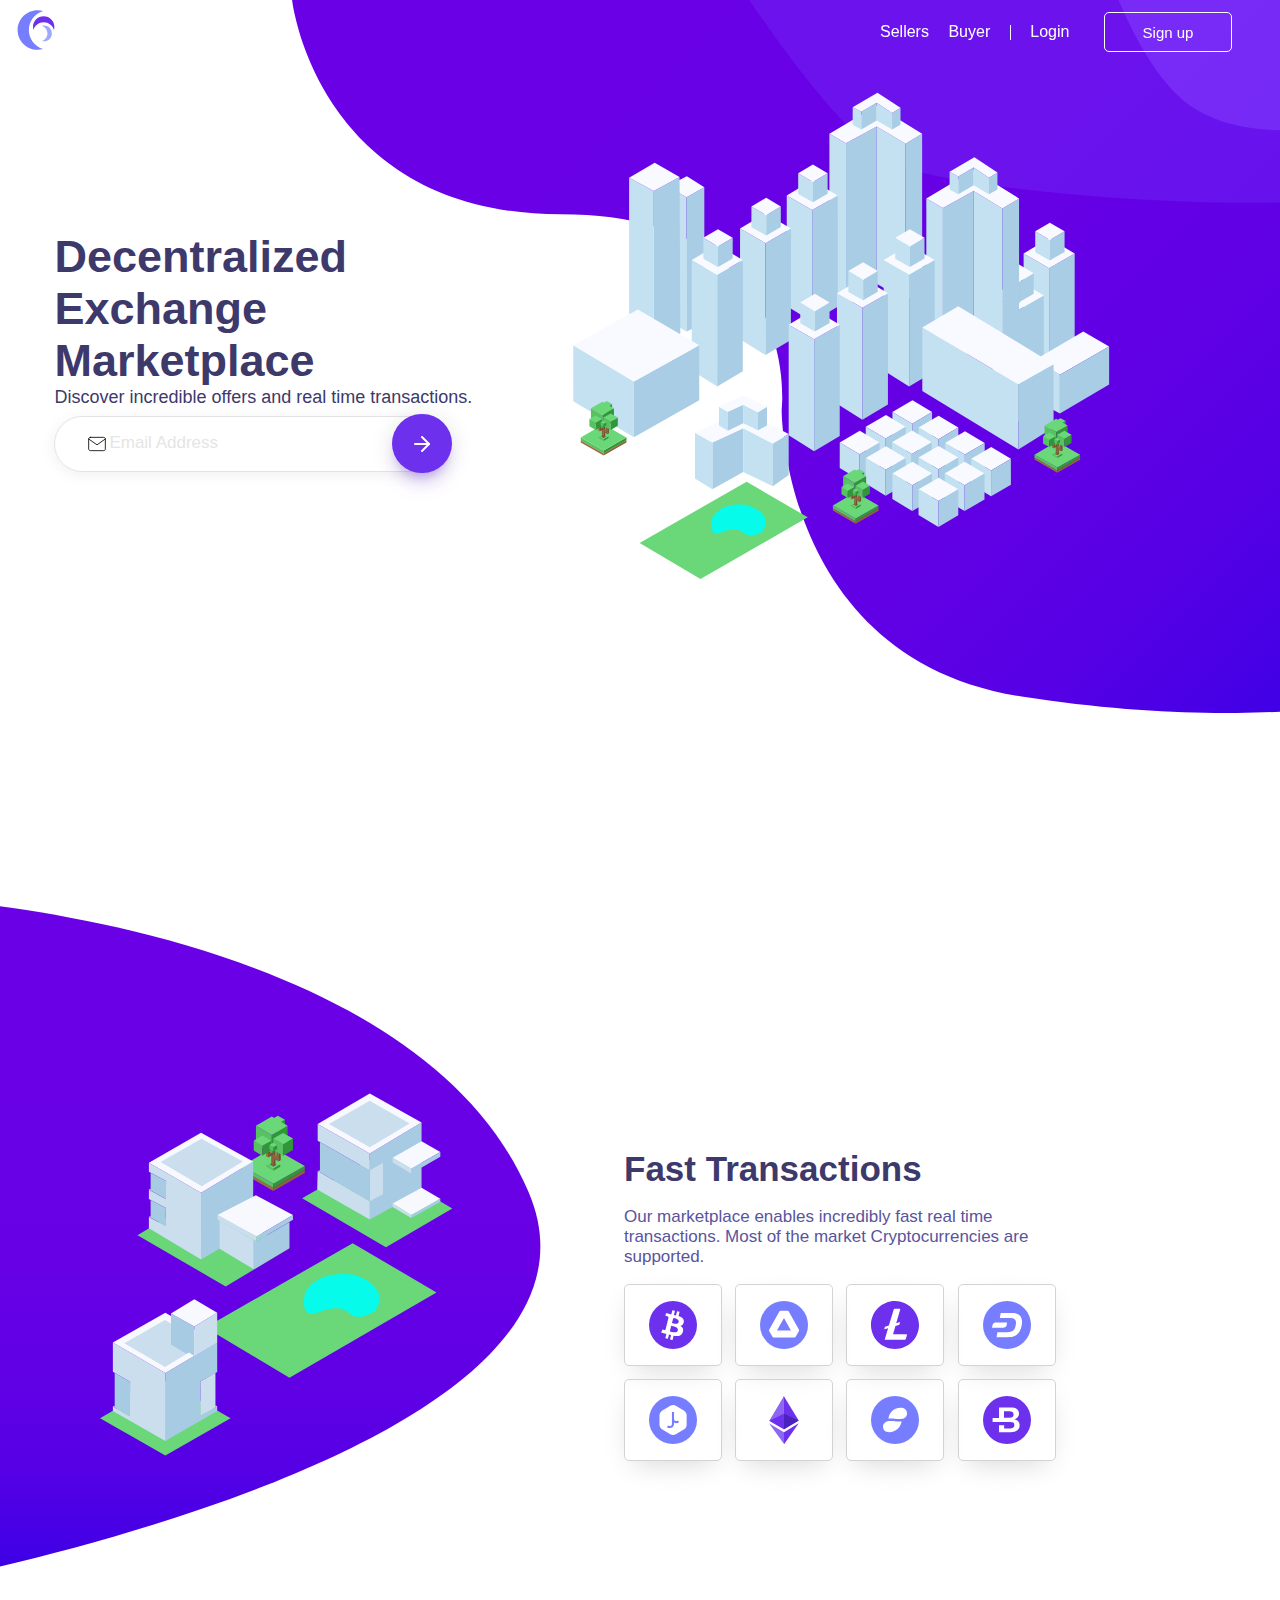
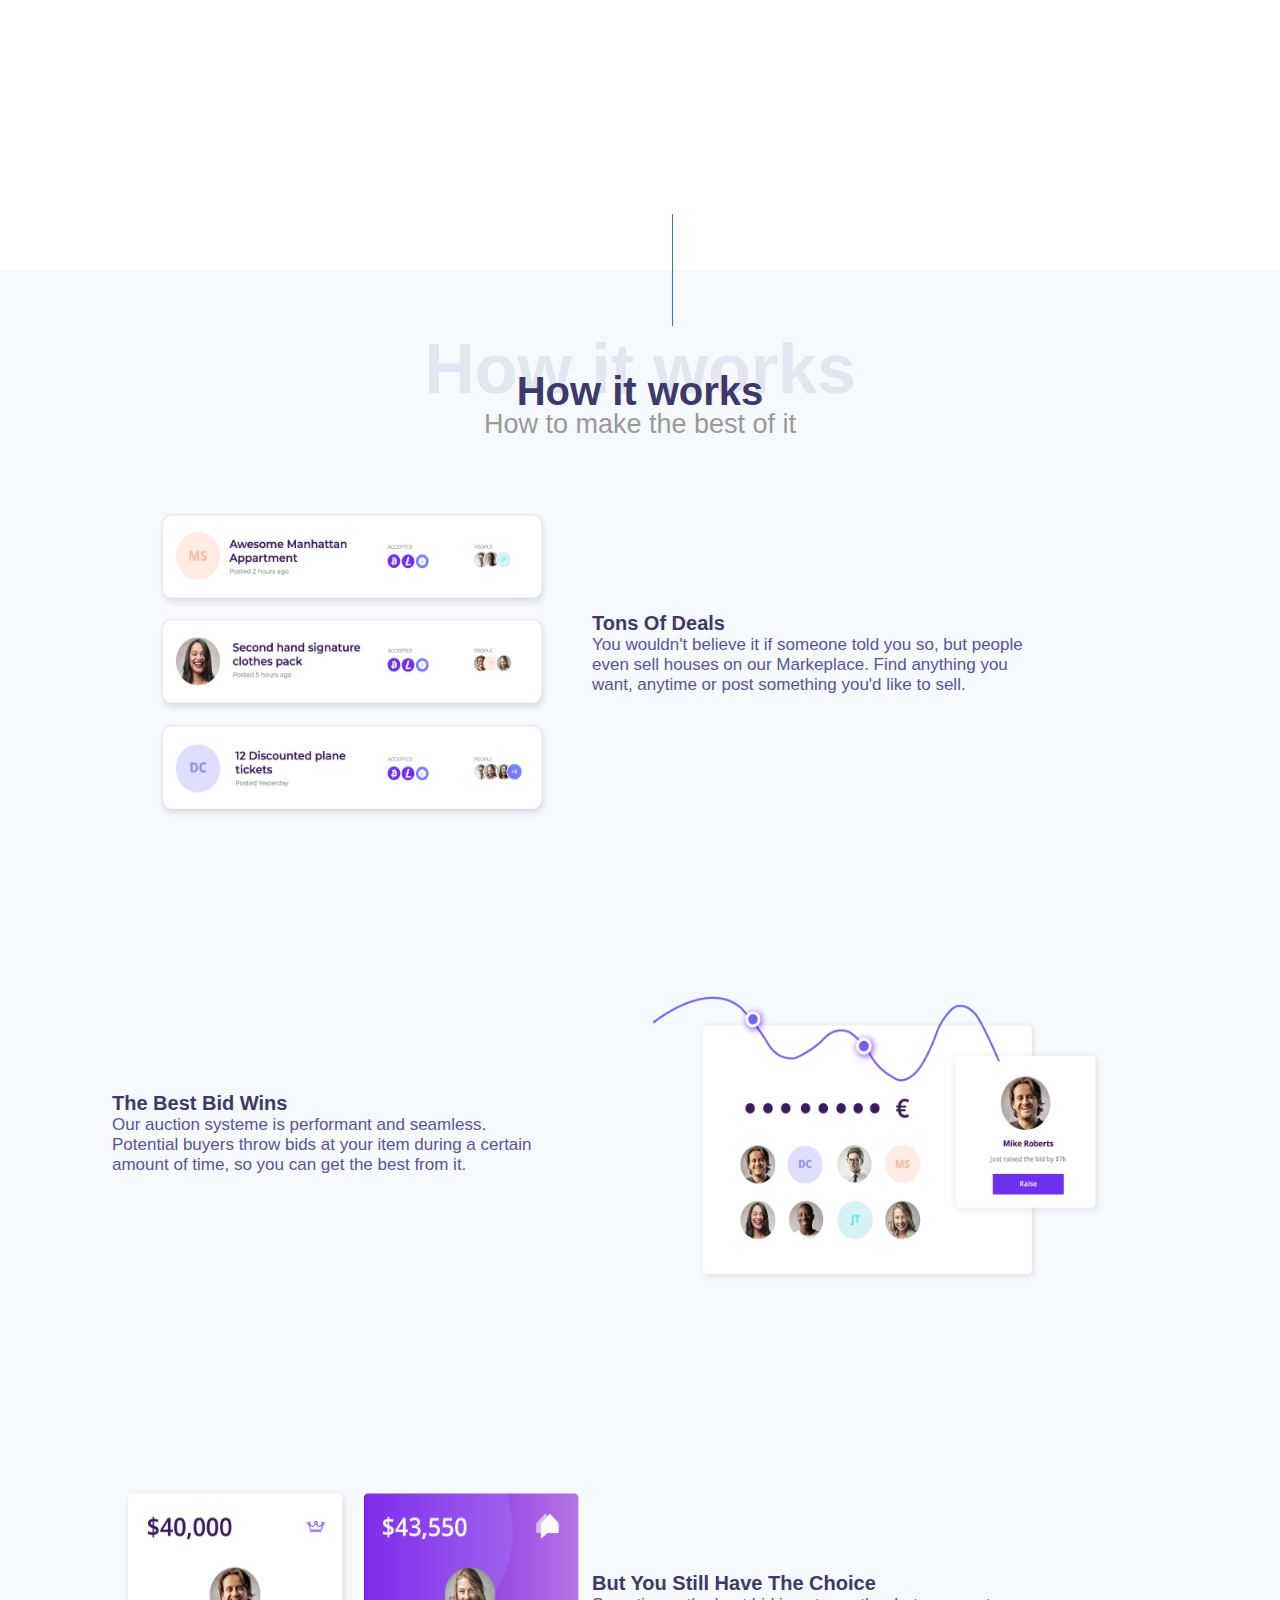
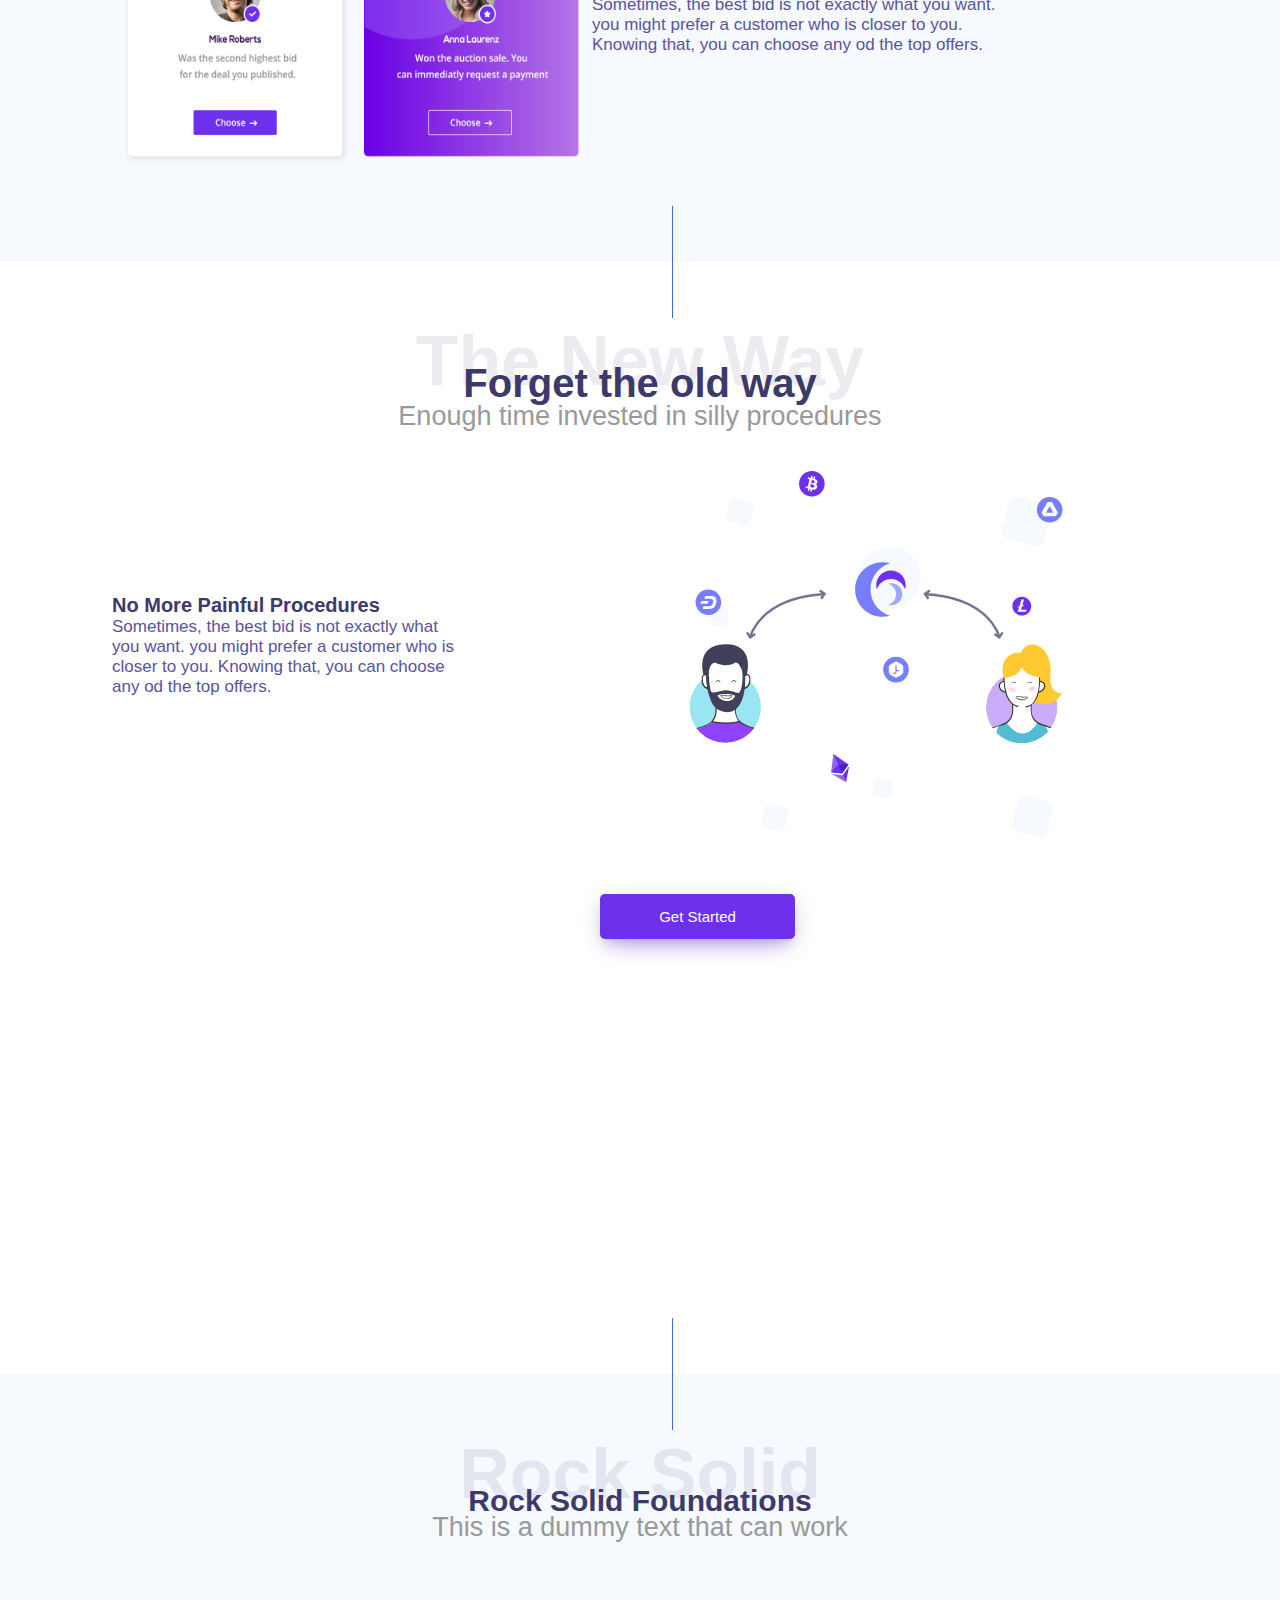
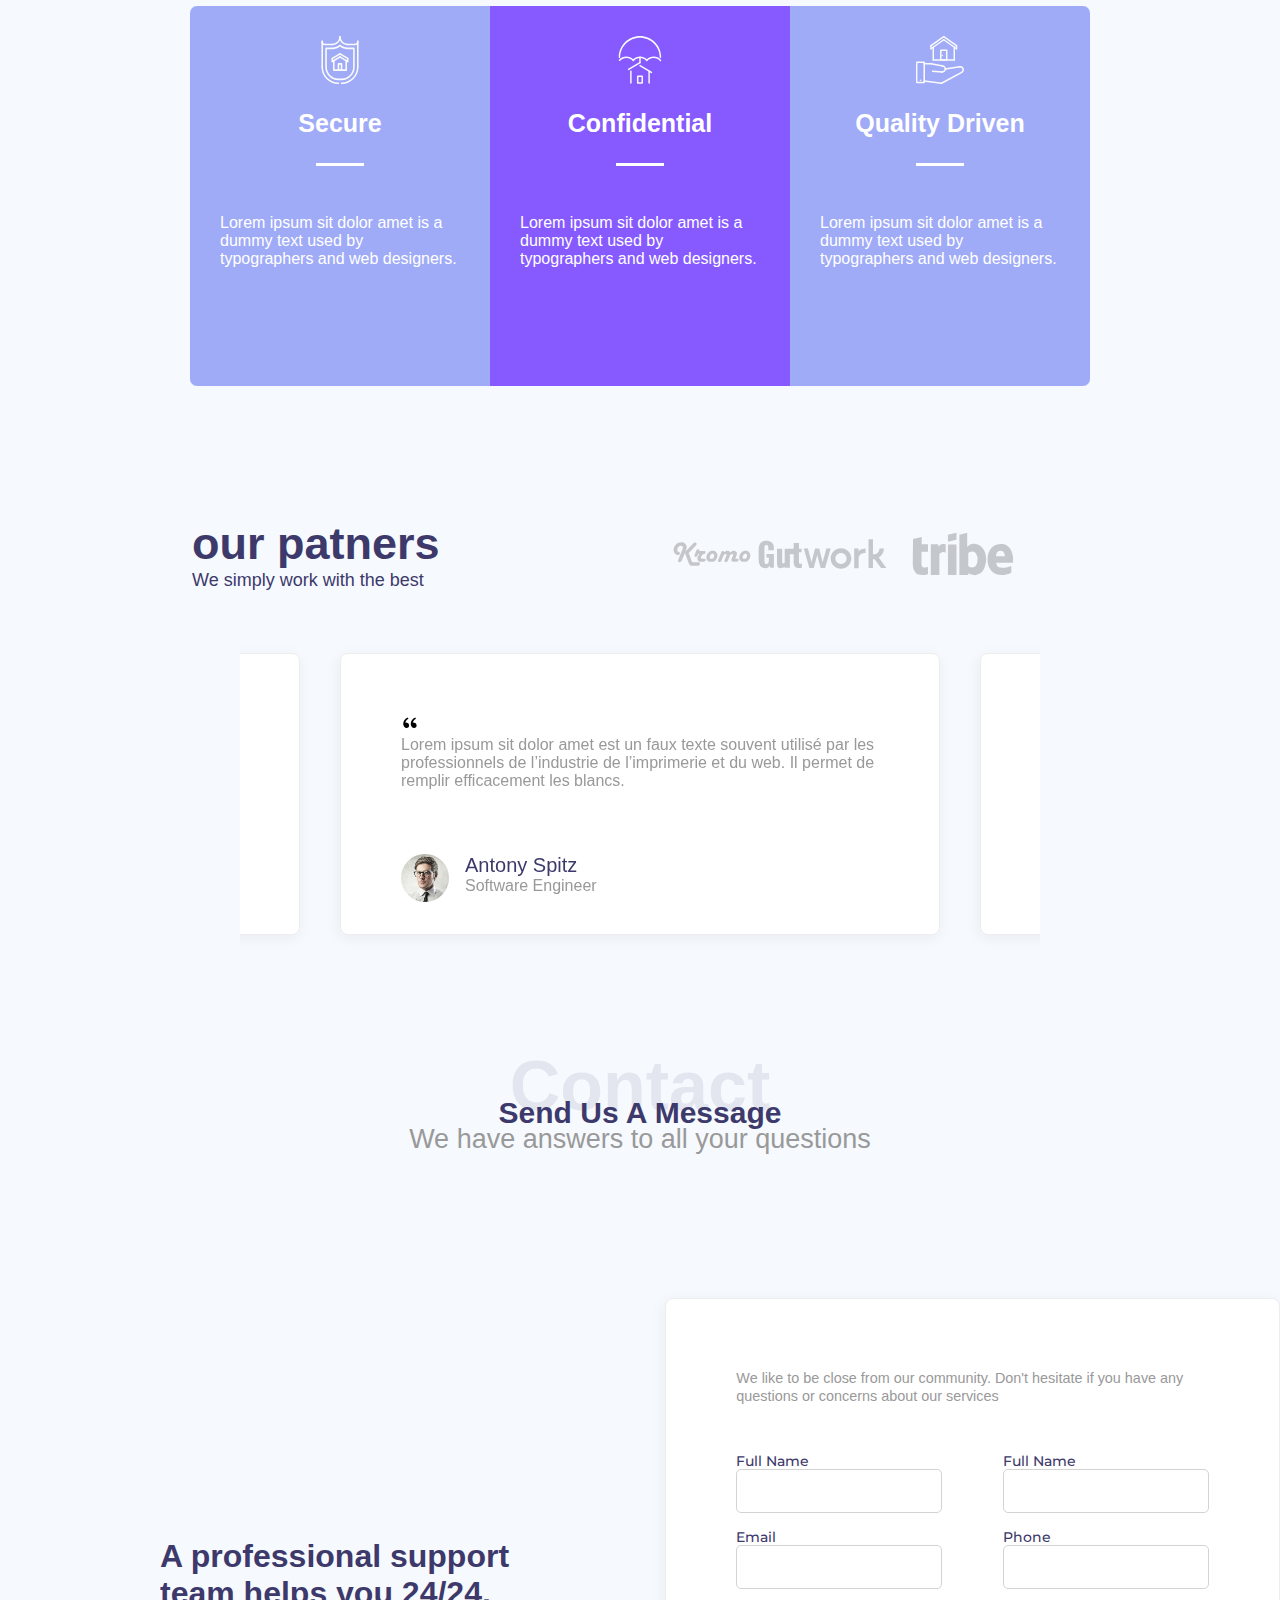
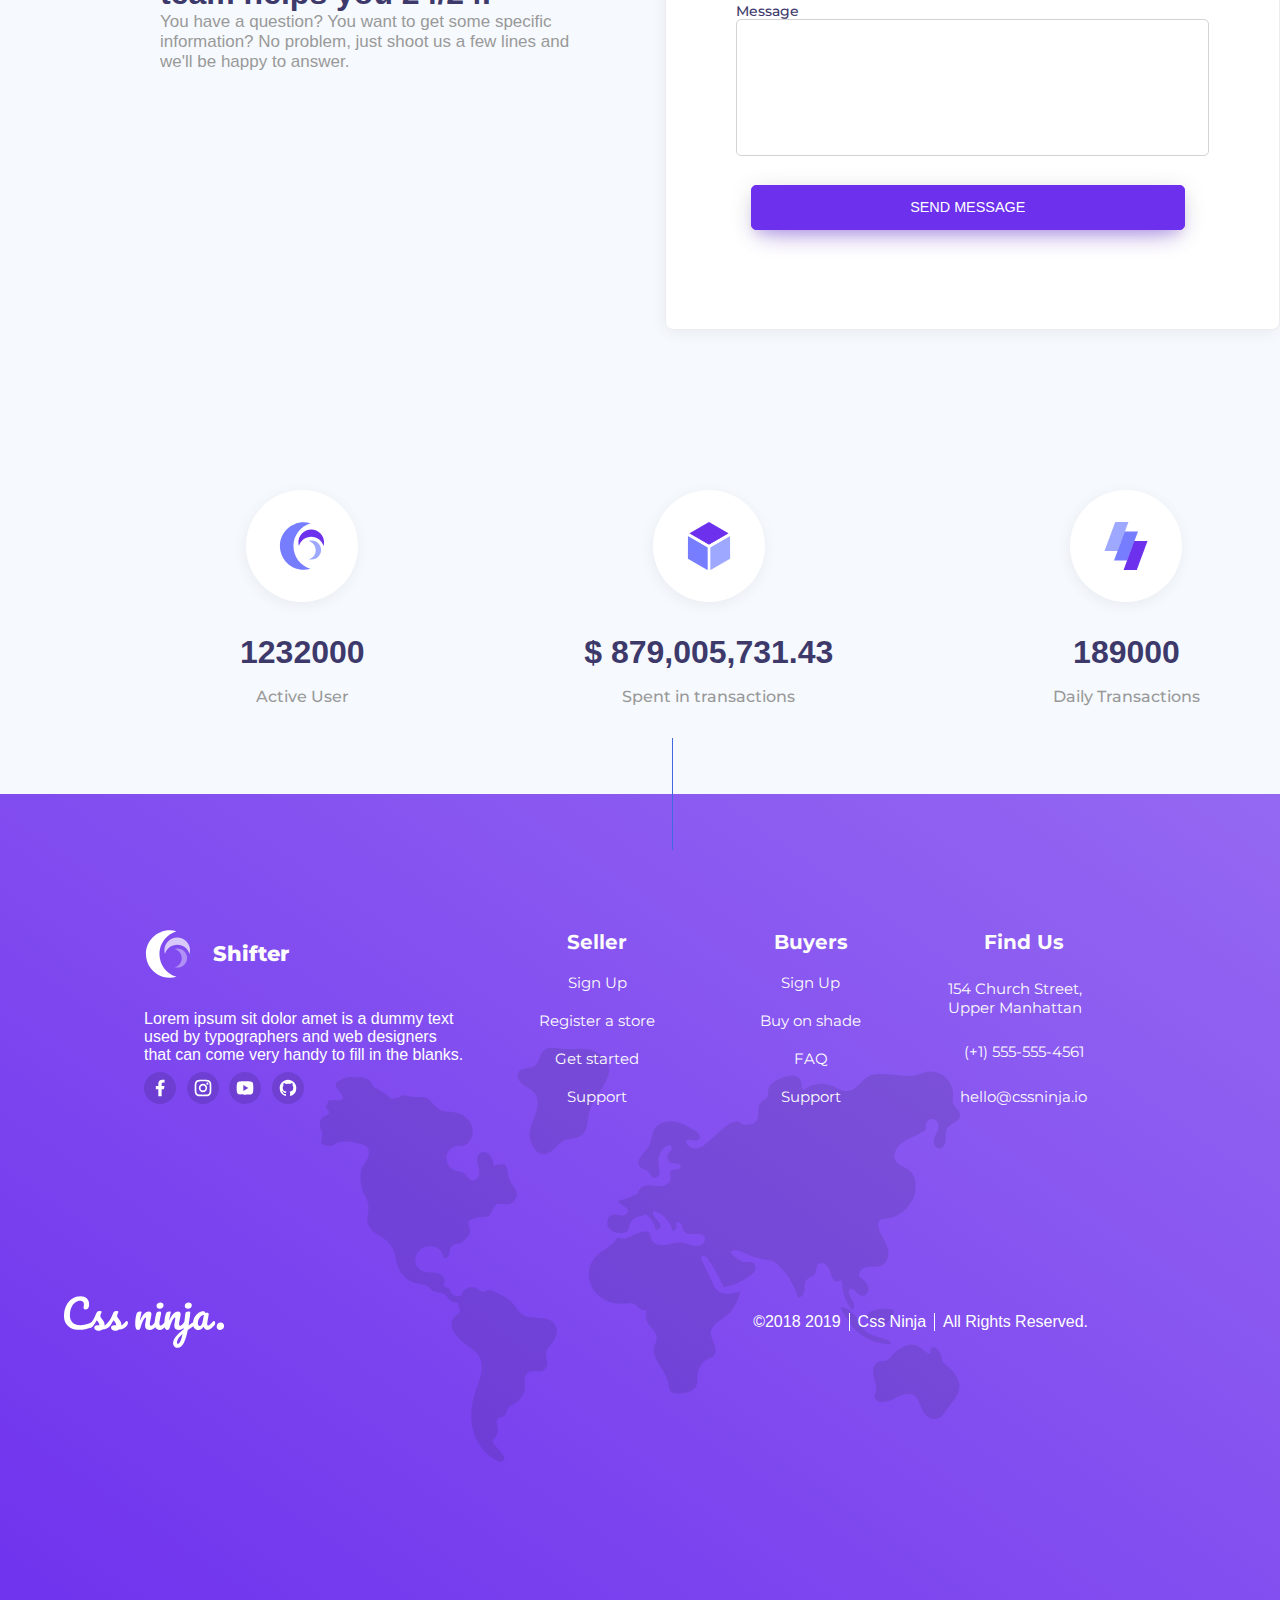
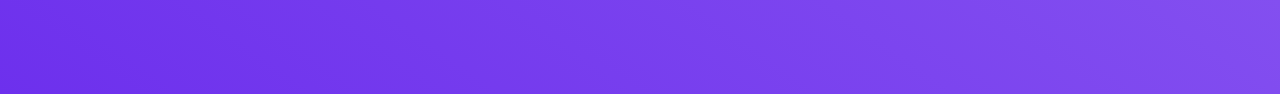
<file: index.html>
<!DOCTYPE html>
<html lang="en">
<head>
    <meta charset="UTF-8">
    <meta name="viewport" content="width=device-width, initial-scale=1.0">
    <title>Document</title>
    <link rel="stylesheet" href="style.css">
    <link href="https://fonts.googleapis.com/css?family=Montserrat:400,500,600,700&amp;display=swap" rel="stylesheet">
</head>
<body>
    <div class="scrol"></div>
   
    <div class="bg1">
        <div class="nav flex justify">
            <div class="logo">
                <img src="./img/count1.svg" alt="" id="logo">
            </div>
            <div class="Sellers flex justify">
               <span> Sellers</span>
                <span>Buyer</span>
                <div class="line"></div>
                Login
                <div class="signup flex align">Sign up</div>
            </div>
        </div>
       
        <div class="flex header justify">
            <div class="left">
            <h1> Decentralized Exchange Marketplace</h1>
            <h2>Discover incredible offers and real time transactions.
            </h2>
            <div class="flex">
            <div class="email flex center">
                <svg xmlns="http://www.w3.org/2000/svg" width="20" height="20" viewBox="0 0 24 24" fill="none" stroke="currentColor" stroke-width="1" stroke-linecap="round" stroke-linejoin="round" class="feather feather-mail"><path d="M4 4h16c1.1 0 2 .9 2 2v12c0 1.1-.9 2-2 2H4c-1.1 0-2-.9-2-2V6c0-1.1.9-2 2-2z"></path><polyline points="22,6 12,13 2,6"></polyline></svg>
            <input type="text" placeholder="Email Address"> </div>
            <div class="arrow  flex align">
                <svg xmlns="http://www.w3.org/2000/svg" width="24" height="24" viewBox="0 0 24 24" fill="none" stroke="currentColor" stroke-width="2" stroke-linecap="round" stroke-linejoin="round" class="feather feather-arrow-right"><line x1="5" y1="12" x2="19" y2="12"></line><polyline points="12 5 19 12 12 19"></polyline></svg>
            </div>
        </div>
        </div>
        <img src="./img/city.svg" alt="" class="bgimg">
    </div>
    </div>
    <div class="bg2 flex  justify">
        <div class="img">
        <img src="./img/houses.svg" alt="" class="bgimg up">
    </div>
        <div class="float txt align">
        <h1 class="smal">Fast Transactions</h1>
        <h2 class="thiny">Our marketplace enables incredibly fast real time transactions. Most of the market Cryptocurrencies are supported.
        </h2>
        <div class="grid">
            <div class="currency flex align">
                <img src="./img/c1.svg" alt="" class="cv">
            </div>
            <div class="currency flex align">
                <img src="./img/c2.svg" alt="" class="cv">
            </div>
            <div class="currency flex align">
                <img src="./img/c3.svg" alt="" class="cv">
            </div>
            <div class="currency flex align">
                <img src="./img/c4.svg" alt="" class="cv">
            </div>
            <div class="currency flex align">
                <img src="./img/c5.svg" alt="" class="cv">
            </div>
            <div class="currency flex align">
                <img src="./img/c6.svg" alt="" class="cv">
            </div>
            <div class="currency flex align">
                <img src="./img/c7.svg" alt="" class="cv">
            </div>
            <div class="currency flex align">
                <img src="./img/c8.svg" alt="" class="cv">
            </div>
        </div>
    </div>
    </div>
    <div class="container">
    <div class="bg3">
    <div class="bline"></div>
        <div class="how flex align"><h1 class="opacity"> How it works</h1>
        <h2 id="bold">How it works</h2>
        <h3 class="thin"> How to make the best of it</h3>
        </div>
        <div class="flex justify center bottom">
            <img src="./img/cards.png" alt="" class="card">
            <div class="txt">
            <h1 class="small">Tons Of Deals</h1>
            <h2 class="thiny">You wouldn't believe it if someone told you so, but people even sell houses on our Markeplace. Find anything you want, anytime or post something you'd like to sell.
            </h2></div>
        </div>

        <div class="flex justify center bottom">
            <div class="txt">
            <h1 class="small">The Best Bid Wins</h1>
            <h2 class="thiny">Our auction systeme is performant and seamless. Potential buyers throw bids at your item during a certain amount of time, so you can get the best from it.
            </h2></div>
            <img src="./img/benefits.png" alt="" class="card">
        </div>
        <div class="flex justify center bottom">
            <img src="./img/cards2.png" alt="" class="card">
            <div class="txt">
            <h1 class="small wide">But You Still Have The Choice</h1>
            <h2 class="thiny">Sometimes, the best bid is not exactly what you want. you might prefer a customer who is closer to you. Knowing that, you can choose any od the top offers.
            </h2></div>
        </div>
    </div>
    <div class="bg4">
    <div class="bline"></div>
    <div class="how flex align"><h1 class="opacity"> The New Way</h1>
    <h2 id="bold">Forget the old way</h2>
    <h3 class="thin"> Enough time invested in silly procedures</h3>
    </div>
    <div class="flex justify center bottom">
        <div class="txt slim">
        <h1 class="small">No More Painful Procedures</h1>
        <h2 class="thiny">Sometimes, the best bid is not exactly what you want. you might prefer a customer who is closer to you. Knowing that, you can choose any od the top offers.
        </h2></div>
        <img src="./img/method2.svg" alt="" class="card">
    </div>
    <button id="button">Get Started</button>
</div>
  
<div class="bg5">
    <div class="bline"></div>
    <div class="how flex align"><h1 class="opacity"> Rock Solid</h1>
        <h2 id="little">Rock Solid Foundations</h2>
        <h3 class="thin"> This is a dummy text that can work</h3>
        </div>
        <div class="flex padding">
            <div class="secure center left">
                <img src="./img/icon1.svg" alt="" class="icon">
                <span id="secure">Secure</span>
                <div class="dash"></div>
                <span id="lorem">Lorem ipsum sit dolor amet is a dummy text used by typographers and web designers.</span>
            </div>

            <div class="secure deep center">
                <img src="./img/icon2.svg" alt="" class="icon">
                <span id="secure">Confidential</span>
                <div class="dash"></div>
                <span id="lorem">Lorem ipsum sit dolor amet is a dummy text used by typographers and web designers.</span>
            </div>

            <div class="secure center right">
                <img src="./img/icon3.svg" alt="" class="icon">
                <span id="secure">Quality Driven</span>
                <div class="dash"></div>
                <span id="lorem">Lorem ipsum sit dolor amet is a dummy text used by typographers and web designers.</span>
            </div>
        </div>
        <div class="flex lour justify center">
            <div class="our">
                <h1>our patners</h1>
                <h2> We simply work with the best</h2>
            </div>
            <div class="logos flex">
                <img src="./img/kromo.svg" alt="" class="logos">
                <img src="./img/gutwork.svg" alt="">
                <img src="./img/tribe.svg" alt="">
            </div>
        </div>
        <div class="hidden">
    <div class="overflow flex">
        <div class="slide">
            <span id="text">
                <svg xmlns="http://www.w3.org/2000/svg" viewBox="0 0 24 24" width="18" height="18"><path fill="none" d="M0 0h24v24H0z"/><path d="M4.583 17.321C3.553 16.227 3 15 3 13.011c0-3.5 2.457-6.637 6.03-8.188l.893 1.378c-3.335 1.804-3.987 4.145-4.247 5.621.537-.278 1.24-.375 1.929-.311 1.804.167 3.226 1.648 3.226 3.489a3.5 3.5 0 0 1-3.5 3.5c-1.073 0-2.099-.49-2.748-1.179zm10 0C13.553 16.227 13 15 13 13.011c0-3.5 2.457-6.637 6.03-8.188l.893 1.378c-3.335 1.804-3.987 4.145-4.247 5.621.537-.278 1.24-.375 1.929-.311 1.804.167 3.226 1.648 3.226 3.489a3.5 3.5 0 0 1-3.5 3.5c-1.073 0-2.099-.49-2.748-1.179z"/></svg><br>
            Lorem ipsum sit dolor amet est un faux texte souvent utilisé par les professionnels de
            l’industrie de l’imprimerie et du web.
            Il permet de remplir efficacement les blancs.
        </span>
        <div class="accnt flex">
            <img src="./img/3.jpg" alt="" class="circle">
            <div class="column flex name">
                <span id="name"> Antony Spitz</span>
                <span id="add">Software Engineer</span>
            </div>
        </div>
        </div>

        <div class="slide">
            <span id="text">
                <svg xmlns="http://www.w3.org/2000/svg" viewBox="0 0 24 24" width="18" height="18"><path fill="none" d="M0 0h24v24H0z"/><path d="M4.583 17.321C3.553 16.227 3 15 3 13.011c0-3.5 2.457-6.637 6.03-8.188l.893 1.378c-3.335 1.804-3.987 4.145-4.247 5.621.537-.278 1.24-.375 1.929-.311 1.804.167 3.226 1.648 3.226 3.489a3.5 3.5 0 0 1-3.5 3.5c-1.073 0-2.099-.49-2.748-1.179zm10 0C13.553 16.227 13 15 13 13.011c0-3.5 2.457-6.637 6.03-8.188l.893 1.378c-3.335 1.804-3.987 4.145-4.247 5.621.537-.278 1.24-.375 1.929-.311 1.804.167 3.226 1.648 3.226 3.489a3.5 3.5 0 0 1-3.5 3.5c-1.073 0-2.099-.49-2.748-1.179z"/></svg><br>
            Lorem ipsum sit dolor amet est un faux texte souvent utilisé par les professionnels de
            l’industrie de l’imprimerie et du web.
            Il permet de remplir efficacement les blancs.
        </span>
        <div class="accnt flex">
            <img src="./img/3.jpg" alt="" class="circle">
            <div class="column flex name">
                <span id="name"> Antony Spitz</span>
                <span id="add">Software Engineer</span>
            </div>
        </div>
        </div>

        <div class="slide">
            <span id="text">
                <svg xmlns="http://www.w3.org/2000/svg" viewBox="0 0 24 24" width="18" height="18"><path fill="none" d="M0 0h24v24H0z"/><path d="M4.583 17.321C3.553 16.227 3 15 3 13.011c0-3.5 2.457-6.637 6.03-8.188l.893 1.378c-3.335 1.804-3.987 4.145-4.247 5.621.537-.278 1.24-.375 1.929-.311 1.804.167 3.226 1.648 3.226 3.489a3.5 3.5 0 0 1-3.5 3.5c-1.073 0-2.099-.49-2.748-1.179zm10 0C13.553 16.227 13 15 13 13.011c0-3.5 2.457-6.637 6.03-8.188l.893 1.378c-3.335 1.804-3.987 4.145-4.247 5.621.537-.278 1.24-.375 1.929-.311 1.804.167 3.226 1.648 3.226 3.489a3.5 3.5 0 0 1-3.5 3.5c-1.073 0-2.099-.49-2.748-1.179z"/></svg><br>
            Lorem ipsum sit dolor amet est un faux texte souvent utilisé par les professionnels de
            l’industrie de l’imprimerie et du web.
            Il permet de remplir efficacement les blancs.
        </span>
        <div class="accnt flex">
            <img src="./img/3.jpg" alt="" class="circle">
            <div class="column flex name">
                <span id="name"> Antony Spitz</span>
                <span id="add">Software Engineer</span>
            </div>
        </div>
        </div>
    </div>
    </div>
    <div class="how flex align">
    <h1 class="opacity"> Contact</h1>
        <h2 id="little">Send Us A Message</h2>
        <h3 class="thin">We have answers to all your questions</h3>
    </div>

    <div class="flex justify center tae">
        <div class="txt prof">
        <h1 class="small big">A professional support team helps you 24/24.</h1>
        <h2 class="thiny em">You have a question? You want to get some specific information? No problem, just shoot us a few lines and we'll be happy to answer.
        </h2></div>
        <div class="form">
            <span id="we">We like to be close from our community. Don't hesitate if you have any questions or concerns about our services</span>
            <div class="flex justify height">
                <span id="field">Full Name
                <input type="text" class="input"></span>
                <span id="field">Full Name
                    <input type="text" class="input"></span>
            </div>

            <div class="flex justify">
                <span id="field">Email
                <input type="text" class="input"></span>
                <span id="field">Phone
                    <input type="text" class="input"></span>
            </div>
            <span id="field" class="ms">Message
                <input type="text" id="resize"></span>
                <div class="send flex align center"> SEND MESSAGE</div>
        </div>
</div>
<div class="flex justify tran">
    <div class="b1 flex center"> 
        <div class="ball">
            <img src="./img/count1.svg" alt="" class="cv">
        </div>
        <span id="amount">1232000</span>
        <span id="user">Active User</span>
    </div>
    <div class="b1 flex center">
        <div class="ball">
            <img src="./img/count2.svg" alt="" class="cv">
        </div>
        <span id="amount">$
            879,005,731.43</span>
        <span id="user">Spent in transactions</span>
    </div>
    <div class="b1 flex center">
        <div class="ball">
            <img src="./img/count3.svg" alt="" class="cv">
        </div>
        <span id="amount">189000
        </span>
        <span id="user">Daily Transactions</span>
    </div>
</div>
</div>
<footer>
    <div class="bline"></div>
    <div class="footer center">
        <div class="flex ft">
            <div class="shifter">
                <div class="top flex  center">
            <img src="./img/logo-light.svg" alt="" class="cv">
                <span id="shifter">Shifter</span></div>
            <div id="lore">Lorem ipsum sit dolor amet is a dummy text used by typographers and web designers that can come very handy to fill in the blanks.</div>
            <div class="icon justify">
                <div class="fb"><svg xmlns="http://www.w3.org/2000/svg" viewBox="0 0 24 24" width="20" height="20"><path fill="none" d="M0 0h24v24H0z"/><path d="M14 13.5h2.5l1-4H14v-2c0-1.03 0-2 2-2h1.5V2.14c-.326-.043-1.557-.14-2.857-.14C11.928 2 10 3.657 10 6.7v2.8H7v4h3V22h4v-8.5z" fill="rgba(255,255,255,1)"/></svg></div>
                <div class="fb"><svg xmlns="http://www.w3.org/2000/svg" viewBox="0 0 24 24" width="20" height="20"><path fill="none" d="M0 0h24v24H0z"/><path d="M12 9a3 3 0 1 0 0 6 3 3 0 0 0 0-6zm0-2a5 5 0 1 1 0 10 5 5 0 0 1 0-10zm6.5-.25a1.25 1.25 0 0 1-2.5 0 1.25 1.25 0 0 1 2.5 0zM12 4c-2.474 0-2.878.007-4.029.058-.784.037-1.31.142-1.798.332-.434.168-.747.369-1.08.703a2.89 2.89 0 0 0-.704 1.08c-.19.49-.295 1.015-.331 1.798C4.006 9.075 4 9.461 4 12c0 2.474.007 2.878.058 4.029.037.783.142 1.31.331 1.797.17.435.37.748.702 1.08.337.336.65.537 1.08.703.494.191 1.02.297 1.8.333C9.075 19.994 9.461 20 12 20c2.474 0 2.878-.007 4.029-.058.782-.037 1.309-.142 1.797-.331.433-.169.748-.37 1.08-.702.337-.337.538-.65.704-1.08.19-.493.296-1.02.332-1.8.052-1.104.058-1.49.058-4.029 0-2.474-.007-2.878-.058-4.029-.037-.782-.142-1.31-.332-1.798a2.911 2.911 0 0 0-.703-1.08 2.884 2.884 0 0 0-1.08-.704c-.49-.19-1.016-.295-1.798-.331C14.925 4.006 14.539 4 12 4zm0-2c2.717 0 3.056.01 4.122.06 1.065.05 1.79.217 2.428.465.66.254 1.216.598 1.772 1.153a4.908 4.908 0 0 1 1.153 1.772c.247.637.415 1.363.465 2.428.047 1.066.06 1.405.06 4.122 0 2.717-.01 3.056-.06 4.122-.05 1.065-.218 1.79-.465 2.428a4.883 4.883 0 0 1-1.153 1.772 4.915 4.915 0 0 1-1.772 1.153c-.637.247-1.363.415-2.428.465-1.066.047-1.405.06-4.122.06-2.717 0-3.056-.01-4.122-.06-1.065-.05-1.79-.218-2.428-.465a4.89 4.89 0 0 1-1.772-1.153 4.904 4.904 0 0 1-1.153-1.772c-.248-.637-.415-1.363-.465-2.428C2.013 15.056 2 14.717 2 12c0-2.717.01-3.056.06-4.122.05-1.066.217-1.79.465-2.428a4.88 4.88 0 0 1 1.153-1.772A4.897 4.897 0 0 1 5.45 2.525c.638-.248 1.362-.415 2.428-.465C8.944 2.013 9.283 2 12 2z" fill="rgba(255,255,255,1)"/></svg></div>
                <div class="fb"><svg xmlns="http://www.w3.org/2000/svg" viewBox="0 0 24 24" width="20" height="20"><path fill="none" d="M0 0h24v24H0z"/><path d="M21.543 6.498C22 8.28 22 12 22 12s0 3.72-.457 5.502c-.254.985-.997 1.76-1.938 2.022C17.896 20 12 20 12 20s-5.893 0-7.605-.476c-.945-.266-1.687-1.04-1.938-2.022C2 15.72 2 12 2 12s0-3.72.457-5.502c.254-.985.997-1.76 1.938-2.022C6.107 4 12 4 12 4s5.896 0 7.605.476c.945.266 1.687 1.04 1.938 2.022zM10 15.5l6-3.5-6-3.5v7z" fill="rgba(255,255,255,1)"/></svg></div>
                <div class="fb"><svg xmlns="http://www.w3.org/2000/svg" viewBox="0 0 24 24" width="20" height="20"><path fill="none" d="M0 0h24v24H0z"/><path d="M12 2C6.475 2 2 6.475 2 12a9.994 9.994 0 0 0 6.838 9.488c.5.087.687-.213.687-.476 0-.237-.013-1.024-.013-1.862-2.512.463-3.162-.612-3.362-1.175-.113-.288-.6-1.175-1.025-1.413-.35-.187-.85-.65-.013-.662.788-.013 1.35.725 1.538 1.025.9 1.512 2.338 1.087 2.912.825.088-.65.35-1.087.638-1.337-2.225-.25-4.55-1.113-4.55-4.938 0-1.088.387-1.987 1.025-2.688-.1-.25-.45-1.275.1-2.65 0 0 .837-.262 2.75 1.026a9.28 9.28 0 0 1 2.5-.338c.85 0 1.7.112 2.5.337 1.912-1.3 2.75-1.024 2.75-1.024.55 1.375.2 2.4.1 2.65.637.7 1.025 1.587 1.025 2.687 0 3.838-2.337 4.688-4.562 4.938.362.312.675.912.675 1.85 0 1.337-.013 2.412-.013 2.75 0 .262.188.574.688.474A10.016 10.016 0 0 0 22 12c0-5.525-4.475-10-10-10z" fill="rgba(255,255,255,1)"/></svg></div>
            </div>
            </div>
            
               <div class="sell flex column justify"><Span id="sell">Seller</Span>
                <span id="reg">Sign Up</span>
                <span id="reg">Register a store</span>
                <span id="reg"> Get started</span>
                <span id="reg"> Support</span>

               </div>

               <div class="sell flex column justify"><Span id="sell">Buyers</Span>
                <span id="reg">Sign Up</span>
                <span id="reg">Buy on shade</span>
                <span id="reg"> FAQ</span>
                <span id="reg"> Support</span>

               </div>

               <div class="sell flex column justify center"><Span id="sell">Find Us</Span>
                <span id="cut">154 Church Street, Upper Manhattan</span>
                <span id="reg">(+1) 555-555-4561</span>
                <span id="reg"> hello@cssninja.io</span>
               </div>

        </div>
    <div class="flex justify base">
        <img src="./img/cssninja.svg" alt="" class="pics">
        <div class="flex bright">
            <span>&copy;2018 2019</span>
            <div class="css">Css Ninja</div>
            <div class="all">All Rights Reserved.</div>
        </div>
    </div>
</div></footer>
</body>
</html>
</file>
<file: style.css>
body{
    padding: 0%;
    margin: 0%;
    font-family: -apple-system, BlinkMacSystemFont, 'Segoe UI', Roboto, Oxygen, Ubuntu, Cantarell, 'Open Sans', 'Helvetica Neue', sans-serif;
    background-image: url(./img/hero.svg);
    background-position-x: right;
    background-repeat: no-repeat;
    background-size: 80em;
    display: flex;
    flex-direction: column;
    width: 100%;
    position: relative;
    overflow-x: hidden;
}

.bg2{
    background-image: url(./img/feature1.svg);
    background-position-x: left;
    background-repeat: no-repeat;
    background-size: 70em;
    height: 90vh;
    width: 90vw;
    /* background-color: red; */
    align-items: center;
    padding-bottom: 10em;
    /* margin-bottom: 2em; */
}
.flex{
    display: flex;
}
.float{
    float: right;
}
.justify{
    justify-content: space-between;
    align-items: center;
}
.center{
    align-items: center;
}
.align{
    align-items: center;
    justify-content: center;
}

.bg1{
    width:10wv;
    height: 100vh;
    
}
.bgleft{
    top: 0;
    right: 0;
    position: absolute;
    padding: 0;
}
.nav{
  width: 95vw;
  height: 2em;
  padding: 1em 1em;
  margin-bottom: 0em;
  position: fixed;
  top: 0;
  left: 0;


}

.header{
  width: 85vw;
  height: 30em;
  margin: 7em 1.4em;
  /* background: red; */
}
.bgimg{
    height: 35em;
    width: 35em;
}
#logo{
    width: 40px;
    height: 40px;
}
.left{
    width: 28em;
    padding: 2em;

}
h1{
    font-size: 45px;
    color:  #3D396B;
    font-family: sans-serif;
    margin: 0;
    opacity: 1;
}
h2{
    font-size: 18px;
    color:  #3D396B;
    font-family: sans-serif;
    font-weight:200;
    margin: 0;
}
.email{
    width: 20em;
    border: .1px solid rgb(227, 227, 227);
    height: 54px;
    box-shadow: rgba(0, 0, 0, 0.06) -1px 3px 15px 0px;
    border-radius: 2em;
    padding: 0 2em;
    margin-top: .5em;
}
input{
    border:none;
    width: 15em;

   
}
input:focus{
    outline: none;
}
::-webkit-input-placeholder{
    color:#e5e5e5;
    font-size: 17px;
}
.arrow{
    width: 3em;
    height: 3em;
    padding: .35em;
    margin-left: -3em;
    position: relative;  
    margin-top: .4em;
    bottom: 0;
    background: #6D30ED;
    border-color: #6D30ED;
    box-shadow: 0 14px 26px -12px rgba(109,48,237,0.42),0 4px 23px 0px rgba(0,0,0,0.12),0 8px 10px -5px rgba(109,48,237,0.2) !important;
    border-radius: 50em;
    -webkit-border-radius: 50em;
    -moz-border-radius: 50em;
    -ms-border-radius: 50em;
    -o-border-radius: 50em;
}
.arrow svg{
    stroke: white;
}
.Sellers, .signup{
    color: white;
}
.Sellers{
    width: 22em;
   
}
.container{
    display: flex;
    flex-direction: column;
    width: 100vw;
}

.line{
    border-left: 1px solid white;
    height: 15px;
}
.signup{
    border: 1px solid white;
    padding: .7em;
    width: 7em;
    margin-left: 1em;
    font-size: 15px;
    font-weight: 500;
    border-radius: 5px;
    -webkit-border-radius: 5px;
    -moz-border-radius: 5px;
    -ms-border-radius: 5px;
    -o-border-radius: 5px;
}
.grid{
    display: grid;
    grid-template-columns: auto auto auto auto;
    width: 27em;
    grid-gap: .8em;
}
.txt{
    width: 27em;
    margin-right: 6em;
   
    
}
.currency{
    width: 6em;
    height: 5em;
    border: lightgray 1px solid;
    box-shadow: 0 10px 29px -9px lightgray;
    border-radius: 5px;
    -webkit-border-radius: 5px;
    -moz-border-radius: 5px;
    -ms-border-radius: 5px;
    -o-border-radius: 5px;
}
.smal{
    font-size: 35px;
    margin-bottom: .5em;
    font-family: Monstserrat, sans-serif;

}
.thiny{
    font-size: 17px;
    margin-bottom: 1em;
    color: #59549d;
    font-family: Monstserrat, sans-serif;

}
.up{
    height: 25em;
    margin-top: -2em;
}
.cv{
    width: 3em;
    height: 3em;

}
.bg3 {
    width: 100vw;
    background-color: #F6F9FE;
    /* position: absolute; */
}
.bg4{
    background-color: white;
    width: 100vw;
    height: 120vh;
    padding-bottom: 2em;

}
.bg5{
    background-color: #F6F9FE;
    padding-bottom: 5em;
    
}
.bline{
    border-left: .1em solid royalblue;
    height: 7em;
    margin: -3.5em 42em 0;
    width: .1em;
}
#little{
    font-size: 40px;
}
.how{
    margin: 3em auto 0;
    width: 40em;
    height: 3em;
    flex-direction: column;
}
.opacity{
    opacity: 10%;
    font-size: 70px;
}
#bold{
    font-size: 40px;
    font-weight: 800;
    margin: -1em 2em 0;
}
.thin{
    font-size: 27px; display: flex;
    flex-direction: column;
    font-weight: 300; 
    color: #999;
    margin-top: -.2em;
}
.card{
    width: 30em;
    height: 30em;
    margin: em em;
}
.wide{
    width: 20em;
}
.bottom{
    margin-bottom: 0%;
    padding-left: 7em;
    padding-right: 10em;
}
.small{
    font-size: 20px;
}
#little{
    font-size: 30px;
    font-weight: 800;
    margin: -1em 2em 0;
    
}
.slim{
    width: 22em;
}
button{
    width: 13em;
    border: none;
    background-color: #6D30ED;
    height: 3em;
    margin: 0em 40em 2em;
    color: white;
    font-weight: 500;
    border-radius: 5px;
    font-size: 15px;
    box-shadow: 0 14px 26px -12px rgba(109,48,237,0.42),0 4px 23px 0px rgba(0,0,0,0.12),0 8px 10px -5px rgba(109,48,237,0.2) !important;
    -webkit-border-radius: 5px;
    -moz-border-radius: 5px;
    -ms-border-radius: 5px;
    -o-border-radius: 5px;
}
.secure{
    background-color: #9fabf7;
    display: flex;
    padding: 30px;
    width: 15em;
    margin: 5em 0;
    height: 20em;
    flex-direction: column;
    
    /* justify-content: space-between; */
}
.left{
    border-top-left-radius: 7px;
    border-bottom-left-radius: 7px;
}
.right{
    border-top-right-radius: 7px;
    border-bottom-right-radius: 7px;
}
#secure{
    font-size: 25px;
    font-weight: 700;
    margin: 1em;
  
}
.dash{
    border-top: .2em solid white;
    width: 3em;
    margin-bottom: 3em;
    
}
.padding{
    align-items: center;
    justify-content: center;
    color: white;
}
.deep{
    background-color:#865AFF;
}
.icon{
    width: 3em;
    height: 3em;
    margin-top: 3em;
}
#lorem{
    display: flex;
    flex-direction: column;
    justify-content: center;
    align-items: center;
    font-weight: 300;
}
.logos{
    width: 5em;
    height: 5em;
}
.lour{
    width: 35em;
    margin-left: 12em;
    margin-top: 3em;
}
.slide{
    border: 1px solid #ededed;
    -webkit-box-shadow: -1px 3px 15px 0 rgba(0,0,0,0.06);
    box-shadow: -1px 3px 15px 0 rgba(0,0,0,0.06);
    border-radius: 8px;
    background: #fff;
    padding: 60px;
    margin: 20px;
    height: 10em;
    color: #999999;
}
.name{
    margin-left: 1em;
}
#name{
    font-size: 20px;
    color: #3D396B;
}
#we{
    color: #999;
    font-size: .9rem;
    margin-bottom: 40px;
}
.hidden{
    overflow: hidden;
    width: 50em;
    left: 0;
    top: 0;
    margin-left: auto;
    margin-right: auto
    
}
.overflow{
    margin-left: -35em;
    margin-top: 5em;
    margin-bottom: 8em;
    width: 120em;
    height: 15em;
    align-items: center;
    justify-content: center;
    position: relative;
    
}
.circle{
    width: 3em;
    height: 3em;
    border-radius: 50%;
    -webkit-border-radius: 50%;
    -moz-border-radius: 50%;
    -ms-border-radius: 50%;
    -o-border-radius: 50%;
}
.column{
    flex-direction: column;
}
.accnt{
    margin-top: 4em;
}
#field{
    display: flex;
    flex-direction: column;
    font-family: "Montserrat",sans-serif;
    font-size: .85rem;
    font-weight: 500;
    color: #3d396b;
}
.tae{
    width: 70em;
    margin: 10em 10em;
}
.form{
    width: 30em;
    border: 1px solid #ededed;
    -webkit-box-shadow: -1px 3px 15px 0 rgba(0,0,0,0.06);
    box-shadow: -1px 3px 15px 0 rgba(0,0,0,0.06);
    border-radius: 8px;
    background: #fff;
    padding: 70px;

}
.em{
    color:#999;
}
.height{
    margin: 3em 0em 1em 0em ;
}

.big{
    font-size: 32px;
}
.ms{
    margin-top: 1em;
}

.input, #resize{
    width: 15em;
    height: 3em;
    border: 1px solid lightgray;
    border-radius: 5px;
    -webkit-border-radius: 5px;
    -moz-border-radius: 5px;
    -ms-border-radius: 5px;
    -o-border-radius: 5px;
}
#resize{
 width:35em ;
    height: 10em;
    resize: vertical;
}
.send{
    width: 30em;
    border-radius: 5px;
    min-width: 130px;
    margin: 2em 1em;
    background: #6D30ED;
    border: 1px solid #6D30ED;
    color: #fff;
    line-height: 1;
    font-size: .9rem;
    font-weight: 500;
    height: 3em;
    box-shadow: 0 14px 26px -12px rgba(109,48,237,0.42),0 4px 23px 0px rgba(0,0,0,0.12),0 8px 10px -5px rgba(109,48,237,0.2) !important;
    -webkit-border-radius: 5px;
    -moz-border-radius: 5px;
    -ms-border-radius: 5px;
    -o-border-radius: 5px;
}
.tran{
    width: 60em;
    margin: .5em 15em;
}
.b1{
    flex-direction: column;

}
.ball{
    width: 5em;
    height: 5em;
    background-color: white;
    justify-content: center;
    align-items: center;
    display: flex;
    padding: 1em;
    border-radius: 50%;
    -webkit-border-radius: 50%;
    -moz-border-radius: 50%;
    -ms-border-radius: 50%;
    -o-border-radius: 50%;
    -webkit-box-shadow: -1px 3px 15px 0 rgba(0,0,0,0.06);
    box-shadow: -1px 3px 15px 0 rgba(0,0,0,0.06);
}
#amount{
    display: block;
    font-weight: 700;
    font-size: 2rem;
    color: #3d396b;
    margin: 1em 0 .5em;

}
#user{
    color: #999;
    font-family: "Montserrat",sans-serif;
    font-weight: 500;
}
footer{
    background: linear-gradient(to top right, #6D30ED, #9568f2);
    width: 100vw;
    height: 100vh;
}
.ft{
    width: 60em;
    justify-content: space-between;
    padding: 5em;
    height: 11em;
    margin-left: 4em;

}
.footer{
    background-image: url(./img/map.svg);
    background-repeat: no-repeat;
    background-size: 40em;
    background-position: center;
    width: 100vw;
    height: 90vh;
    color: white;
}
#cut{
    width: 10em;
}
#lore{
    width: 20em;
}
.sell{
    width: 10em;
}
#sell{
    font-size: 20px;
    color: #fcfcfc;
    font-family: "Montserrat",sans-serif;
    font-weight: 700;
}

#reg, #cut{
    font-family: "Montserrat",sans-serif;
    font-size: .95rem;
    color: #fcfcfc;
}
#shifter{
    font-family: "Montserrat",sans-serif;
    color: #fcfcfc;
    font-size: 20.8px;
    font-weight: 800;
    margin-left: 1em;

}
.shifter{
    height: 10em;
}
.icon{
    width: 10em;
    margin-left: 2em;
    display: flex;
    margin: 0%;

}
.top{
    margin-bottom: 2em;
}
.fb{
    width: 2em;
    height: 2em;
    display: flex;
    justify-content: center;
    align-items: center;
    background: rgba(0,0,0,0.12);
    border-radius: 50%;
}
.base{
    width: 80vw;
    padding: 0 2em;
    margin-left: 2em;
    margin-top: 5em;
}
.pics{
    width: 10em;
    height: 7em;
}
.css, .all{
    border-left: 1px solid white;
    padding-left: .5em;
    margin-left: .5em;
}
.nav, .pics, .icon, .card, img:hover{
    cursor: pointer;
}
</file>
